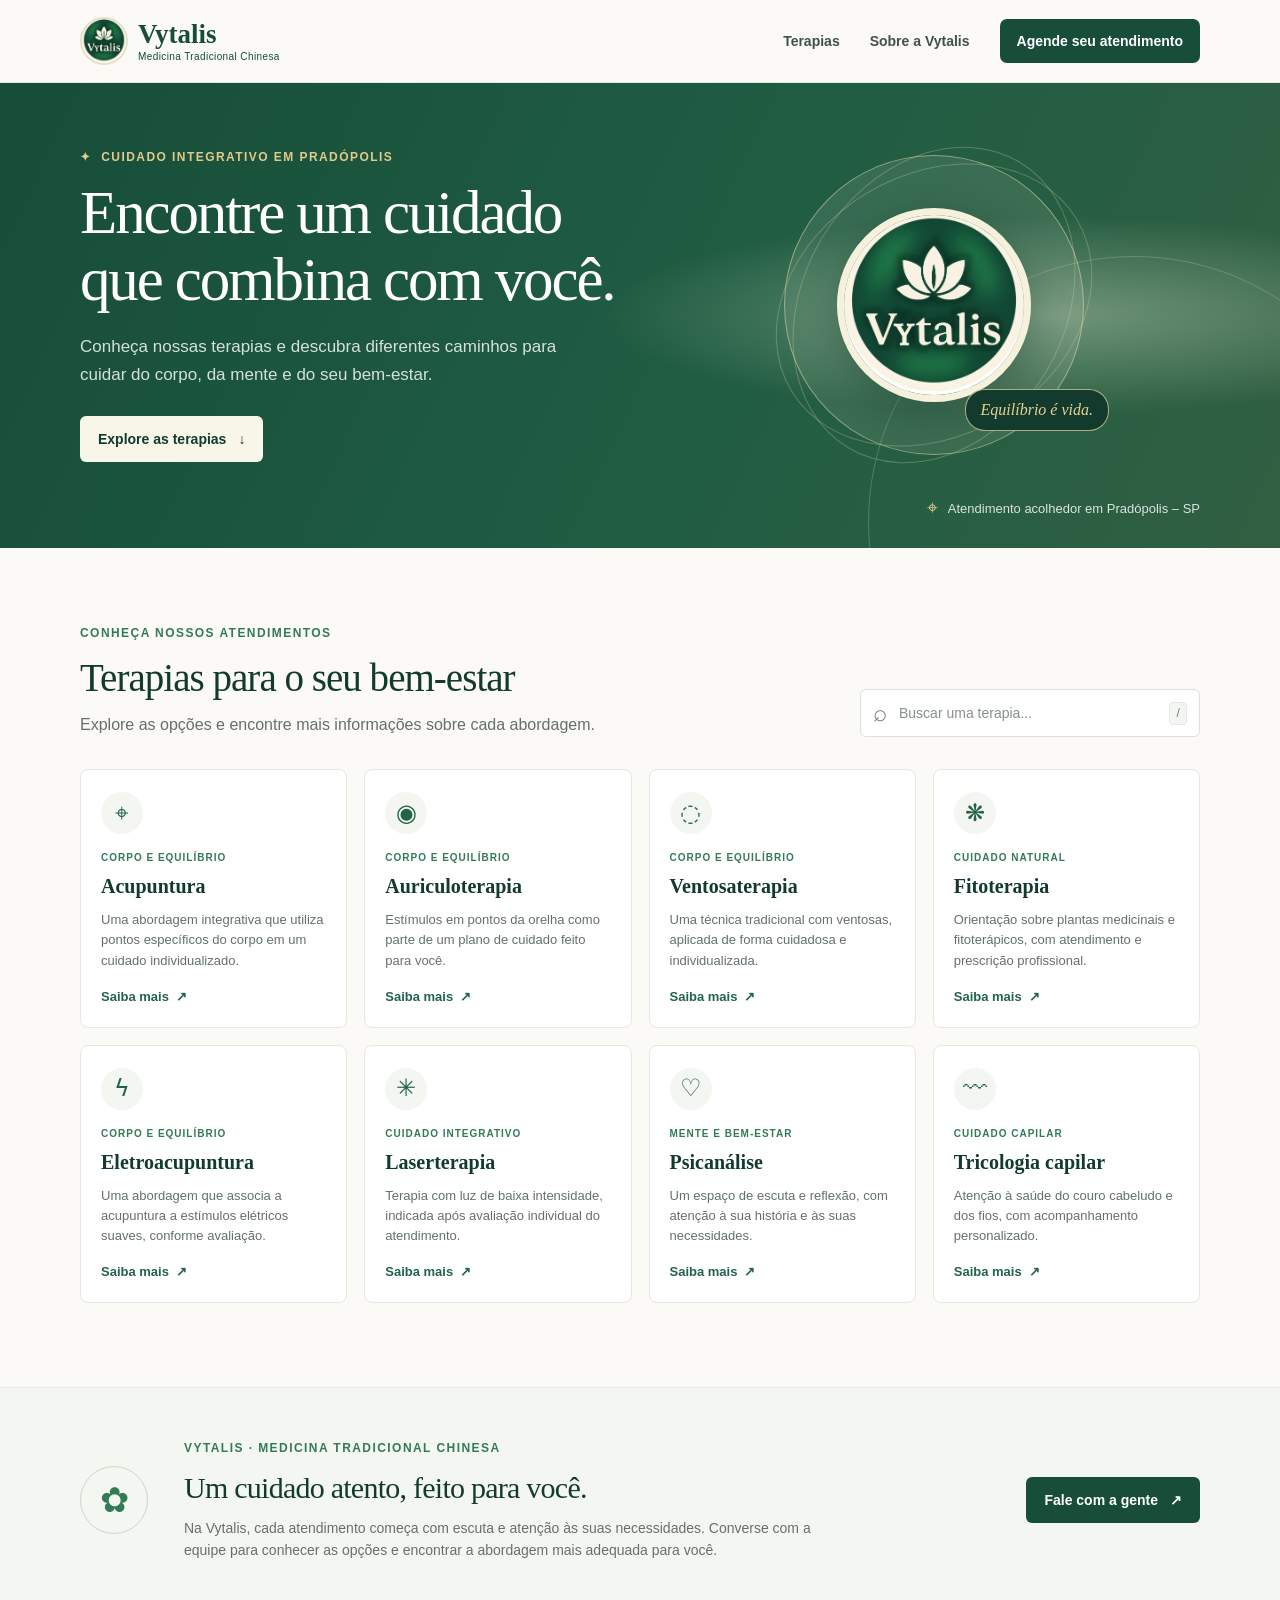
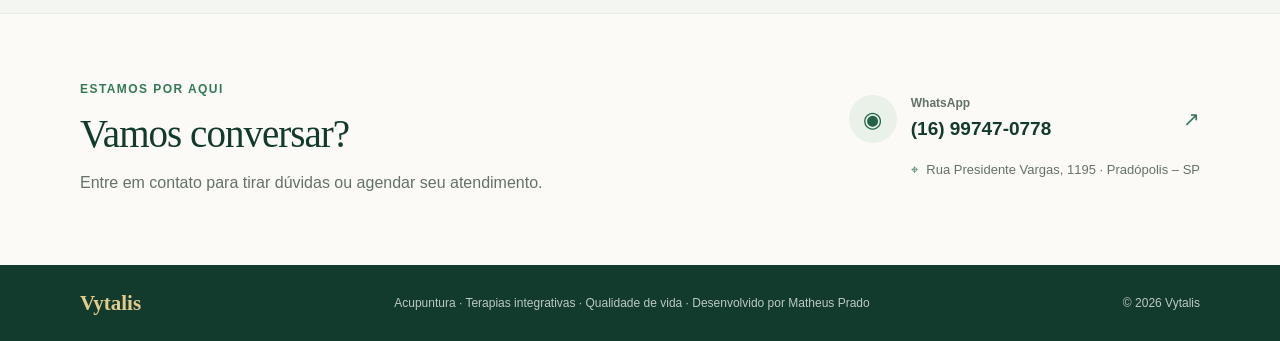
<file: index.html>
<!DOCTYPE html>
<html lang="pt-BR">
<head>
    <meta charset="UTF-8">
    <meta name="viewport" content="width=device-width, initial-scale=1.0">
    <meta name="theme-color" content="#174d39">
    <meta name="description" content="Conheça as terapias integrativas da Vytalis em Pradópolis: acupuntura, auriculoterapia, fitoterapia e muito mais.">
    <link rel="icon" type="image/jpeg" href="fotos/IMG-20251207-WA0008(1).jpg">
    <link rel="stylesheet" href="vytalis2.css">
    <title>Terapias integrativas | Vytalis</title>
</head>
<body>
    <a class="skip-link" href="#conteudo">Pular para o conteúdo</a>

    <header class="site-header">
        <div class="header-inner">
            <a class="brand" href="#inicio" aria-label="Vytalis — início">
                <img src="fotos/IMG-20251207-WA0008(1).jpg" alt="">
                <span class="brand-name">Vytalis<small>Medicina Tradicional Chinesa</small></span>
            </a>
            <nav class="main-nav" aria-label="Navegação principal">
                <a href="#terapias">Terapias</a>
                <a href="#sobre">Sobre a Vytalis</a>
                <a class="nav-contact" href="#contato">Agende seu atendimento</a>
            </nav>
        </div>
    </header>

    <main id="conteudo">
        <section class="hero" id="inicio" aria-labelledby="hero-title">
            <div class="hero-inner">
                <div class="hero-copy">
                    <p class="eyebrow"><span aria-hidden="true">✦</span> Cuidado integrativo em Pradópolis</p>
                    <h1 id="hero-title">Encontre um cuidado que combina com você.</h1>
                    <p class="hero-description">Conheça nossas terapias e descubra diferentes caminhos para cuidar do corpo, da mente e do seu bem-estar.</p>
                    <a class="button button-light" href="#terapias">Explore as terapias <span aria-hidden="true">↓</span></a>
                </div>
                <div class="hero-art" aria-label="Vytalis: equilíbrio e bem-estar">
                    <span class="orbit orbit-one"></span>
                    <span class="orbit orbit-two"></span>
                    <img src="fotos/IMG-20251207-WA0008(1).jpg" alt="Logotipo Vytalis com uma flor de lótus">
                    <p>Equilíbrio é vida.</p>
                </div>
                <div class="hero-note"><span aria-hidden="true">⌖</span> Atendimento acolhedor em Pradópolis – SP</div>
            </div>
        </section>

        <section class="catalog section-wrap" id="terapias" aria-labelledby="catalog-title">
            <div class="section-heading">
                <div>
                    <p class="eyebrow">Conheça nossos atendimentos</p>
                    <h2 id="catalog-title">Terapias para o seu bem-estar</h2>
                    <p class="section-intro">Explore as opções e encontre mais informações sobre cada abordagem.</p>
                </div>
                <label class="search-box">
                    <span class="search-icon" aria-hidden="true">⌕</span>
                    <span class="visually-hidden">Buscar terapias</span>
                    <input id="therapy-search" type="search" placeholder="Buscar uma terapia..." autocomplete="off">
                    <kbd>/</kbd>
                </label>
            </div>

            <div class="therapy-grid" id="therapy-grid">
                <article class="therapy-card" data-search="acupuntura pontos corpo mente">
                    <span class="card-icon" aria-hidden="true">⌖</span>
                    <p class="card-category">Corpo e equilíbrio</p>
                    <h3>Acupuntura</h3>
                    <p>Uma abordagem integrativa que utiliza pontos específicos do corpo em um cuidado individualizado.</p>
                    <a href="#contato" aria-label="Saiba mais sobre Acupuntura">Saiba mais <span aria-hidden="true">↗</span></a>
                </article>
                <article class="therapy-card" data-search="auriculoterapia orelha pontos">
                    <span class="card-icon" aria-hidden="true">◉</span>
                    <p class="card-category">Corpo e equilíbrio</p>
                    <h3>Auriculoterapia</h3>
                    <p>Estímulos em pontos da orelha como parte de um plano de cuidado feito para você.</p>
                    <a href="#contato" aria-label="Saiba mais sobre Auriculoterapia">Saiba mais <span aria-hidden="true">↗</span></a>
                </article>
                <article class="therapy-card" data-search="ventosaterapia ventosa">
                    <span class="card-icon" aria-hidden="true">◌</span>
                    <p class="card-category">Corpo e equilíbrio</p>
                    <h3>Ventosaterapia</h3>
                    <p>Uma técnica tradicional com ventosas, aplicada de forma cuidadosa e individualizada.</p>
                    <a href="#contato" aria-label="Saiba mais sobre Ventosaterapia">Saiba mais <span aria-hidden="true">↗</span></a>
                </article>
                <article class="therapy-card" data-search="fitoterapia fitoterápicos plantas naturais">
                    <span class="card-icon" aria-hidden="true">❋</span>
                    <p class="card-category">Cuidado natural</p>
                    <h3>Fitoterapia</h3>
                    <p>Orientação sobre plantas medicinais e fitoterápicos, com atendimento e prescrição profissional.</p>
                    <a href="#contato" aria-label="Saiba mais sobre Fitoterapia">Saiba mais <span aria-hidden="true">↗</span></a>
                </article>
                <article class="therapy-card" data-search="eletroacupuntura eletro acupuntura">
                    <span class="card-icon" aria-hidden="true">ϟ</span>
                    <p class="card-category">Corpo e equilíbrio</p>
                    <h3>Eletroacupuntura</h3>
                    <p>Uma abordagem que associa a acupuntura a estímulos elétricos suaves, conforme avaliação.</p>
                    <a href="#contato" aria-label="Saiba mais sobre Eletroacupuntura">Saiba mais <span aria-hidden="true">↗</span></a>
                </article>
                <article class="therapy-card" data-search="laserterapia laser">
                    <span class="card-icon" aria-hidden="true">✳</span>
                    <p class="card-category">Cuidado integrativo</p>
                    <h3>Laserterapia</h3>
                    <p>Terapia com luz de baixa intensidade, indicada após avaliação individual do atendimento.</p>
                    <a href="#contato" aria-label="Saiba mais sobre Laserterapia">Saiba mais <span aria-hidden="true">↗</span></a>
                </article>
                <article class="therapy-card" data-search="psicanálise psicoterapia escuta emocional">
                    <span class="card-icon" aria-hidden="true">♡</span>
                    <p class="card-category">Mente e bem-estar</p>
                    <h3>Psicanálise</h3>
                    <p>Um espaço de escuta e reflexão, com atenção à sua história e às suas necessidades.</p>
                    <a href="#contato" aria-label="Saiba mais sobre Psicanálise">Saiba mais <span aria-hidden="true">↗</span></a>
                </article>
                <article class="therapy-card" data-search="tricologia capilar cabelo couro cabeludo">
                    <span class="card-icon" aria-hidden="true">〰</span>
                    <p class="card-category">Cuidado capilar</p>
                    <h3>Tricologia capilar</h3>
                    <p>Atenção à saúde do couro cabeludo e dos fios, com acompanhamento personalizado.</p>
                    <a href="#contato" aria-label="Saiba mais sobre Tricologia capilar">Saiba mais <span aria-hidden="true">↗</span></a>
                </article>
            </div>
            <p class="empty-state" id="empty-state" hidden>Nenhuma terapia encontrada. Tente outro termo.</p>
            <p class="search-status visually-hidden" id="search-status" aria-live="polite"></p>
        </section>

        <section class="about" id="sobre">
            <div class="about-inner">
                <div class="about-mark" aria-hidden="true">✿</div>
                <div>
                    <p class="eyebrow">Vytalis · Medicina Tradicional Chinesa</p>
                    <h2>Um cuidado atento, feito para você.</h2>
                    <p>Na Vytalis, cada atendimento começa com escuta e atenção às suas necessidades. Converse com a equipe para conhecer as opções e encontrar a abordagem mais adequada para você.</p>
                </div>
                <a class="button button-green" href="https://wa.me/5516997470778" target="_blank" rel="noopener noreferrer">Fale com a gente <span aria-hidden="true">↗</span></a>
            </div>
        </section>

        <section class="contact section-wrap" id="contato" aria-labelledby="contact-title">
            <div>
                <p class="eyebrow">Estamos por aqui</p>
                <h2 id="contact-title">Vamos conversar?</h2>
                <p>Entre em contato para tirar dúvidas ou agendar seu atendimento.</p>
            </div>
            <div class="contact-details">
                <a class="contact-phone" href="https://wa.me/5516997470778" target="_blank" rel="noopener noreferrer">
                    <span class="contact-icon" aria-hidden="true">◉</span>
                    <span><small>WhatsApp</small>(16) 99747-0778</span>
                    <span class="contact-arrow" aria-hidden="true">↗</span>
                </a>
                <p><span aria-hidden="true">⌖</span> Rua Presidente Vargas, 1195 · Pradópolis – SP</p>
            </div>
        </section>
    </main>

    <footer class="site-footer">
        <a class="footer-brand" href="#inicio">Vytalis</a>
        <p>Acupuntura · Terapias integrativas · Qualidade de vida · Desenvolvido por Matheus Prado</p>
        <p>© <span id="current-year"></span> Vytalis</p>
    </footer>

    <script>
        const searchInput = document.querySelector("#therapy-search");
        const therapyCards = [...document.querySelectorAll(".therapy-card")];
        const emptyState = document.querySelector("#empty-state");
        const searchStatus = document.querySelector("#search-status");

        function normalizeText(value) {
            return value.normalize("NFD").replace(/[\u0300-\u036f]/g, "").toLowerCase();
        }

        searchInput.addEventListener("input", () => {
            const query = normalizeText(searchInput.value.trim());
            let visibleCount = 0;

            therapyCards.forEach((card) => {
                const matches = normalizeText(card.textContent + " " + card.dataset.search).includes(query);
                card.hidden = !matches;
                visibleCount += matches ? 1 : 0;
            });

            emptyState.hidden = visibleCount > 0;
            searchStatus.textContent = query ? `${visibleCount} ${visibleCount === 1 ? "terapia encontrada" : "terapias encontradas"}.` : "";
        });

        document.addEventListener("keydown", (event) => {
            if (event.key === "/" && !["INPUT", "TEXTAREA"].includes(document.activeElement.tagName)) {
                event.preventDefault();
                searchInput.focus();
            }
        });

        document.querySelector("#current-year").textContent = new Date().getFullYear();
    </script>
</body>
</html>
</file>
<file: vytalis2.css>
:root {
    color-scheme: light;
    --green-950: #123b2d;
    --green-900: #174d39;
    --green-800: #236449;
    --green-700: #337a57;
    --green-100: #eaf1e8;
    --green-50: #f4f7f1;
    --cream: #fbfaf6;
    --ink: #26332c;
    --muted: #647169;
    --line: #e3e9e1;
    --gold: #d7b76b;
}

* {
    box-sizing: border-box;
}

html {
    scroll-behavior: smooth;
    scroll-padding-top: 88px;
}

body {
    margin: 0;
    background: var(--cream);
    color: var(--ink);
    font-family: "Segoe UI", Arial, sans-serif;
    font-size: 16px;
    line-height: 1.6;
}

a {
    color: inherit;
}

a:focus-visible,
input:focus-visible {
    outline: 3px solid #d5b452;
    outline-offset: 3px;
}

.skip-link {
    position: absolute;
    z-index: 10;
    top: 8px;
    left: 8px;
    padding: 9px 14px;
    transform: translateY(-150%);
    border-radius: 5px;
    background: white;
    color: var(--green-950);
}

.skip-link:focus {
    transform: translateY(0);
}

.site-header {
    position: sticky;
    z-index: 5;
    top: 0;
    background: rgba(251, 250, 246, 0.96);
    border-bottom: 1px solid var(--line);
    backdrop-filter: blur(12px);
}

.header-inner,
.section-wrap,
.hero-inner,
.about-inner {
    width: min(1120px, calc(100% - 48px));
    margin: 0 auto;
}

.header-inner {
    display: flex;
    min-height: 82px;
    align-items: center;
    justify-content: space-between;
    gap: 24px;
}

.brand {
    display: inline-flex;
    align-items: center;
    gap: 10px;
    color: var(--green-900);
    text-decoration: none;
}

.brand img {
    width: 48px;
    height: 48px;
    border: 2px solid #e8dfc7;
    border-radius: 50%;
    object-fit: cover;
}

.brand-name,
.footer-brand {
    font-family: Georgia, "Times New Roman", serif;
    font-size: 27px;
    font-weight: 700;
    line-height: 1.05;
}

.brand-name small {
    display: block;
    margin-top: 4px;
    font-family: "Segoe UI", Arial, sans-serif;
    font-size: 10px;
    font-weight: 500;
    letter-spacing: 0.04em;
}

.main-nav {
    display: flex;
    align-items: center;
    gap: 30px;
}

.main-nav a {
    color: #435248;
    font-size: 14px;
    font-weight: 600;
    text-decoration: none;
}

.main-nav a:hover {
    color: var(--green-700);
}

.main-nav .nav-contact {
    padding: 11px 17px;
    border-radius: 7px;
    background: var(--green-900);
    color: white;
}

.main-nav .nav-contact:hover,
.button-green:hover {
    background: var(--green-800);
}

.hero {
    position: relative;
    overflow: hidden;
    background:
        radial-gradient(ellipse at 82% 50%, rgba(198, 215, 187, 0.45), transparent 30%),
        linear-gradient(115deg, #174d39 0%, #205d43 56%, #315f42 100%);
    color: #fff;
}

.hero::after {
    position: absolute;
    right: -120px;
    bottom: -240px;
    width: 530px;
    height: 530px;
    border: 1px solid rgba(236, 222, 172, 0.23);
    border-radius: 50%;
    content: "";
}

.hero-inner {
    position: relative;
    display: grid;
    min-height: 430px;
    grid-template-columns: 1.05fr 0.95fr;
    align-items: center;
    padding: 65px 0 86px;
}

.hero-copy {
    position: relative;
    z-index: 1;
    max-width: 560px;
}

.eyebrow {
    margin: 0 0 12px;
    color: var(--green-700);
    font-size: 12px;
    font-weight: 700;
    letter-spacing: 0.12em;
    text-transform: uppercase;
}

.hero .eyebrow {
    color: #e0cb8b;
}

.hero .eyebrow span {
    margin-right: 5px;
}

.hero h1 {
    max-width: 590px;
    margin: 0;
    font-family: Georgia, "Times New Roman", serif;
    font-size: clamp(40px, 5vw, 61px);
    font-weight: 500;
    letter-spacing: -0.035em;
    line-height: 1.1;
}

.hero-description {
    max-width: 480px;
    margin: 20px 0 28px;
    color: rgba(255, 255, 255, 0.82);
    font-size: 17px;
}

.button {
    display: inline-flex;
    min-height: 46px;
    align-items: center;
    justify-content: center;
    gap: 12px;
    padding: 11px 18px;
    border-radius: 6px;
    font-size: 14px;
    font-weight: 700;
    text-decoration: none;
    transition: background-color 160ms ease, transform 160ms ease;
}

.button:hover {
    transform: translateY(-1px);
}

.button-light {
    background: #f8f5e9;
    color: var(--green-950);
}

.button-light:hover {
    background: #fff;
}

.hero-art {
    position: relative;
    display: flex;
    width: 300px;
    height: 300px;
    align-items: center;
    justify-self: center;
    justify-content: center;
    border: 1px solid rgba(236, 222, 172, 0.5);
    border-radius: 50%;
    background: rgba(246, 244, 224, 0.1);
}

.hero-art img {
    position: relative;
    z-index: 1;
    width: 194px;
    height: 194px;
    border: 7px solid #f6f1dc;
    border-radius: 50%;
    object-fit: cover;
    box-shadow: 0 12px 40px rgba(9, 36, 24, 0.3);
}

.hero-art p {
    position: absolute;
    z-index: 2;
    right: -26px;
    bottom: 23px;
    margin: 0;
    padding: 7px 15px;
    border: 1px solid rgba(236, 222, 172, 0.7);
    border-radius: 20px;
    background: var(--green-950);
    color: #e7d28f;
    font-family: Georgia, "Times New Roman", serif;
    font-size: 16px;
    font-style: italic;
}

.orbit {
    position: absolute;
    border: 1px solid rgba(236, 222, 172, 0.27);
    border-radius: 50%;
}

.orbit-one {
    inset: 18px -18px;
    transform: rotate(-31deg);
}

.orbit-two {
    inset: -18px 18px;
    transform: rotate(31deg);
}

.hero-note {
    position: absolute;
    right: 0;
    bottom: 24px;
    color: rgba(255, 255, 255, 0.83);
    font-size: 13px;
}

.hero-note span {
    margin-right: 7px;
    color: #e0cb8b;
    font-size: 19px;
    vertical-align: -1px;
}

.catalog {
    padding-top: 76px;
    padding-bottom: 84px;
}

.section-heading {
    display: flex;
    align-items: end;
    justify-content: space-between;
    gap: 28px;
    margin-bottom: 32px;
}

.section-heading h2,
.about h2,
.contact h2 {
    margin: 0;
    color: var(--green-950);
    font-family: Georgia, "Times New Roman", serif;
    font-size: clamp(29px, 3.5vw, 39px);
    font-weight: 500;
    letter-spacing: -0.025em;
    line-height: 1.2;
}

.section-intro {
    margin: 10px 0 0;
    color: var(--muted);
}

.search-box {
    display: flex;
    width: min(340px, 100%);
    height: 48px;
    align-items: center;
    gap: 10px;
    padding: 0 12px;
    border: 1px solid #dbe3d9;
    border-radius: 6px;
    background: #fff;
    color: #758078;
}

.search-box:focus-within {
    border-color: var(--green-700);
    box-shadow: 0 0 0 3px rgba(51, 122, 87, 0.12);
}

.search-icon {
    font-size: 24px;
    line-height: 1;
}

.search-box input {
    width: 100%;
    min-width: 0;
    border: 0;
    outline: 0;
    background: transparent;
    color: var(--ink);
    font: inherit;
    font-size: 14px;
}

.search-box input::placeholder {
    color: #879189;
}

.search-box kbd {
    display: inline-flex;
    width: 21px;
    height: 23px;
    align-items: center;
    justify-content: center;
    border: 1px solid var(--line);
    border-radius: 4px;
    background: var(--green-50);
    font-family: inherit;
    font-size: 12px;
}

.therapy-grid {
    display: grid;
    grid-template-columns: repeat(4, minmax(0, 1fr));
    gap: 17px;
}

.therapy-card {
    display: flex;
    min-height: 245px;
    flex-direction: column;
    align-items: flex-start;
    padding: 22px 20px 19px;
    border: 1px solid var(--line);
    border-radius: 8px;
    background: #fff;
    transition: border-color 160ms ease, box-shadow 160ms ease, transform 160ms ease;
}

.therapy-card[hidden],
.empty-state[hidden] {
    display: none;
}

.therapy-card:hover {
    transform: translateY(-3px);
    border-color: #c7d7c7;
    box-shadow: 0 12px 28px rgba(26, 58, 38, 0.08);
}

.card-icon {
    display: grid;
    width: 42px;
    height: 42px;
    place-items: center;
    border-radius: 50%;
    background: var(--green-50);
    color: var(--green-800);
    font-size: 24px;
}

.card-category {
    margin: 16px 0 4px;
    color: var(--green-700);
    font-size: 10px;
    font-weight: 700;
    letter-spacing: 0.1em;
    text-transform: uppercase;
}

.therapy-card h3 {
    margin: 0;
    color: var(--green-950);
    font-family: Georgia, "Times New Roman", serif;
    font-size: 20px;
    font-weight: 600;
}

.therapy-card > p:not(.card-category) {
    margin: 8px 0 16px;
    color: var(--muted);
    font-size: 13px;
    line-height: 1.55;
}

.therapy-card > a {
    display: inline-flex;
    align-items: center;
    gap: 7px;
    margin-top: auto;
    color: var(--green-800);
    font-size: 13px;
    font-weight: 700;
    text-decoration: none;
}

.therapy-card > a:hover {
    color: var(--green-950);
}

.empty-state {
    padding: 28px;
    border: 1px dashed #cbd9cc;
    border-radius: 8px;
    color: var(--muted);
    text-align: center;
}

.visually-hidden {
    position: absolute;
    width: 1px;
    height: 1px;
    overflow: hidden;
    clip: rect(0, 0, 0, 0);
    white-space: nowrap;
    clip-path: inset(50%);
}

.about {
    background: var(--green-50);
    border-top: 1px solid #e6ece2;
    border-bottom: 1px solid #e6ece2;
}

.about-inner {
    display: grid;
    min-height: 225px;
    grid-template-columns: 76px 1fr auto;
    align-items: center;
    gap: 28px;
    padding-top: 38px;
    padding-bottom: 38px;
}

.about-mark {
    display: grid;
    width: 68px;
    height: 68px;
    place-items: center;
    border: 1px solid #c8d8c8;
    border-radius: 50%;
    color: var(--green-700);
    font-size: 35px;
}

.about h2 {
    font-size: 30px;
}

.about-inner > div:nth-child(2) > p:last-child {
    max-width: 650px;
    margin: 11px 0 0;
    color: var(--muted);
    font-size: 14px;
}

.button-green {
    background: var(--green-900);
    color: white;
    white-space: nowrap;
}

.contact {
    display: grid;
    grid-template-columns: 1fr 1fr;
    align-items: center;
    gap: 50px;
    padding-top: 66px;
    padding-bottom: 70px;
}

.contact > div:first-child > p:last-child {
    margin: 12px 0 0;
    color: var(--muted);
}

.contact-details {
    justify-self: end;
}

.contact-phone {
    display: flex;
    min-width: 310px;
    align-items: center;
    gap: 14px;
    color: var(--green-950);
    text-decoration: none;
}

.contact-icon {
    display: grid;
    width: 48px;
    height: 48px;
    place-items: center;
    border-radius: 50%;
    background: var(--green-100);
    color: var(--green-800);
    font-size: 22px;
}

.contact-phone small {
    display: block;
    color: var(--muted);
    font-size: 12px;
}

.contact-phone > span:nth-child(2) {
    font-size: 19px;
    font-weight: 700;
}

.contact-arrow {
    margin-left: auto;
    color: var(--green-700);
    font-size: 20px;
}

.contact-details > p {
    margin: 16px 0 0 62px;
    color: var(--muted);
    font-size: 13px;
}

.contact-details > p span {
    margin-right: 5px;
    color: var(--green-700);
}

.site-footer {
    display: flex;
    min-height: 76px;
    align-items: center;
    justify-content: space-between;
    gap: 18px;
    padding: 16px max(24px, calc((100% - 1120px) / 2));
    background: var(--green-950);
    color: rgba(255, 255, 255, 0.72);
    font-size: 12px;
}

.site-footer p {
    margin: 0;
}

.footer-brand {
    color: #e1cc8b;
    font-size: 21px;
    text-decoration: none;
}

@media (max-width: 900px) {
    .therapy-grid {
        grid-template-columns: repeat(2, minmax(0, 1fr));
    }

    .hero-inner {
        grid-template-columns: 1fr 0.8fr;
    }

    .hero-art {
        width: 250px;
        height: 250px;
    }

    .hero-art img {
        width: 160px;
        height: 160px;
    }

    .about-inner {
        grid-template-columns: 60px 1fr;
    }

    .about-mark {
        width: 58px;
        height: 58px;
    }

    .about-inner .button {
        grid-column: 2;
        justify-self: start;
    }
}

@media (max-width: 640px) {
    html {
        scroll-padding-top: 72px;
    }

    .header-inner,
    .section-wrap,
    .hero-inner,
    .about-inner {
        width: min(100% - 36px, 480px);
    }

    .header-inner {
        min-height: 70px;
        flex-wrap: wrap;
        gap: 8px;
        padding: 9px 0;
    }

    .brand img {
        width: 40px;
        height: 40px;
    }

    .brand-name {
        font-size: 23px;
    }

    .main-nav {
        width: 100%;
        justify-content: space-between;
        gap: 10px;
    }

    .main-nav a {
        font-size: 12px;
    }

    .main-nav .nav-contact {
        padding: 8px 10px;
    }

    .hero-inner {
        min-height: auto;
        grid-template-columns: 1fr;
        gap: 28px;
        padding-top: 54px;
        padding-bottom: 78px;
    }

    .hero h1 {
        max-width: 440px;
        font-size: 43px;
    }

    .hero-description {
        font-size: 15px;
    }

    .hero-art {
        width: 210px;
        height: 210px;
        justify-self: center;
    }

    .hero-art img {
        width: 138px;
        height: 138px;
        border-width: 5px;
    }

    .hero-art p {
        right: -22px;
        bottom: 12px;
        font-size: 13px;
    }

    .hero-note {
        right: auto;
        bottom: 24px;
        left: 0;
        font-size: 12px;
    }

    .catalog {
        padding-top: 54px;
        padding-bottom: 58px;
    }

    .section-heading {
        align-items: stretch;
        flex-direction: column;
        gap: 20px;
        margin-bottom: 24px;
    }

    .section-intro {
        font-size: 14px;
    }

    .search-box {
        width: 100%;
    }

    .therapy-grid {
        gap: 11px;
    }

    .therapy-card {
        min-height: 250px;
        padding: 16px 14px;
    }

    .therapy-card h3 {
        font-size: 17px;
    }

    .therapy-card > p:not(.card-category) {
        font-size: 12px;
    }

    .about-inner {
        grid-template-columns: 1fr;
        gap: 17px;
        padding-top: 34px;
        padding-bottom: 34px;
    }

    .about-mark {
        width: 50px;
        height: 50px;
        font-size: 28px;
    }

    .about h2 {
        font-size: 27px;
    }

    .about-inner .button {
        grid-column: 1;
    }

    .contact {
        grid-template-columns: 1fr;
        gap: 28px;
        padding-top: 50px;
        padding-bottom: 52px;
    }

    .contact-details {
        width: 100%;
        justify-self: start;
    }

    .contact-phone {
        min-width: 0;
    }

    .contact-phone > span:nth-child(2) {
        font-size: 17px;
    }

    .contact-details > p {
        margin-left: 0;
    }

    .site-footer {
        align-items: flex-start;
        flex-direction: column;
        gap: 7px;
        padding: 22px 18px;
    }
}

@media (max-width: 380px) {
    .therapy-grid {
        grid-template-columns: 1fr;
    }

    .therapy-card {
        min-height: 215px;
    }
}

@media (prefers-reduced-motion: reduce) {
    *,
    *::before,
    *::after {
        scroll-behavior: auto !important;
        transition-duration: 0.01ms !important;
    }
}
</file>
